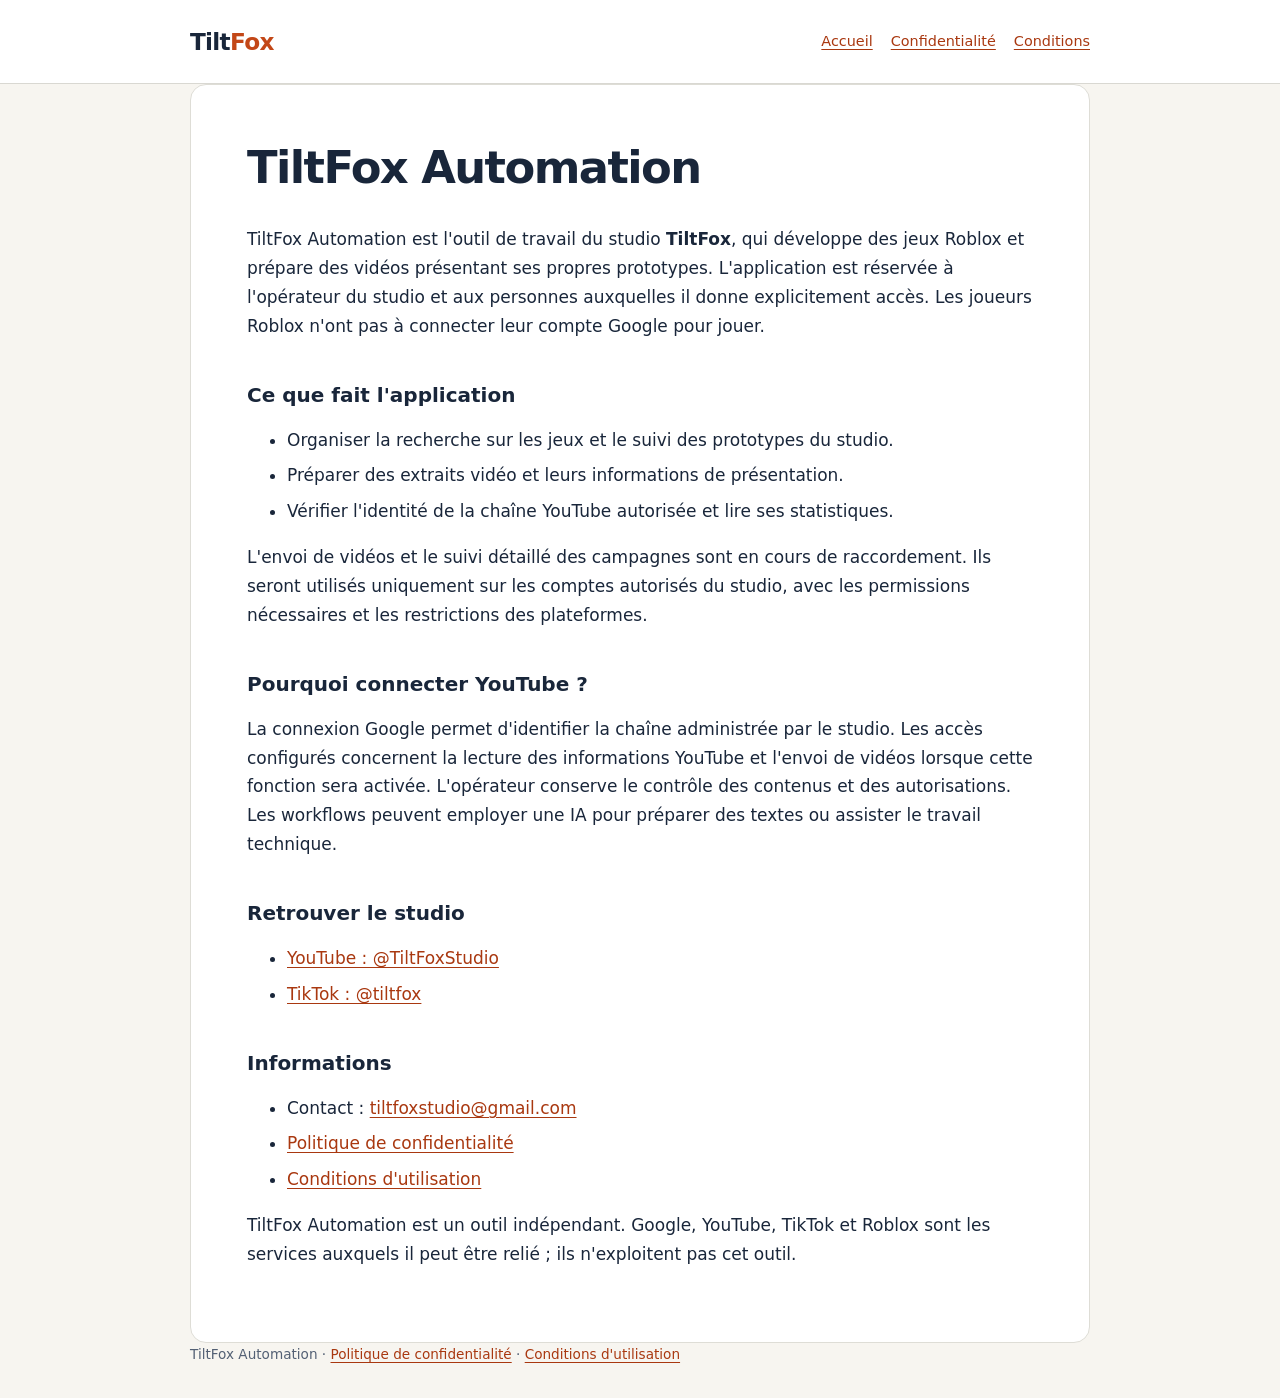
<file: index.html>
<!doctype html>
<html lang="fr"><head><meta charset="utf-8"><meta name="viewport" content="width=device-width, initial-scale=1">
<title>TiltFox Automation</title><meta name="description" content="TiltFox Automation : présentation du studio, connexion YouTube et utilisation des données.">
<meta name="google-site-verification" content="3VuuvU04reuJ2FoBb3vxkiiYwbd6UnPIlSIIpylVZ64" />
<link rel="stylesheet" href="style.css"></head><body>
<header><div class="wrap"><a class="brand" href="index.html">Tilt<span>Fox</span></a><nav aria-label="Navigation principale"><a href="index.html">Accueil</a><a href="privacy.html">Confidentialité</a><a href="terms.html">Conditions</a></nav></div></header>
<main class="wrap">
<h1>TiltFox Automation</h1>
<p>TiltFox Automation est l&#x27;outil de travail du studio <strong>TiltFox</strong>, qui développe des jeux Roblox et prépare des vidéos présentant ses propres prototypes. L&#x27;application est réservée à l&#x27;opérateur du studio et aux personnes auxquelles il donne explicitement accès. Les joueurs Roblox n&#x27;ont pas à connecter leur compte Google pour jouer.</p>
<h2>Ce que fait l&#x27;application</h2>
<ul><li>Organiser la recherche sur les jeux et le suivi des prototypes du studio.</li><li>Préparer des extraits vidéo et leurs informations de présentation.</li><li>Vérifier l&#x27;identité de la chaîne YouTube autorisée et lire ses statistiques.</li></ul>
<p>L&#x27;envoi de vidéos et le suivi détaillé des campagnes sont en cours de raccordement. Ils seront utilisés uniquement sur les comptes autorisés du studio, avec les permissions nécessaires et les restrictions des plateformes.</p>
<h2>Pourquoi connecter YouTube ?</h2>
<p>La connexion Google permet d&#x27;identifier la chaîne administrée par le studio. Les accès configurés concernent la lecture des informations YouTube et l&#x27;envoi de vidéos lorsque cette fonction sera activée. L&#x27;opérateur conserve le contrôle des contenus et des autorisations. Les workflows peuvent employer une IA pour préparer des textes ou assister le travail technique.</p>
<h2>Retrouver le studio</h2>
<ul><li><a href="https://www.youtube.com/@TiltFoxStudio">YouTube : @TiltFoxStudio</a></li><li><a href="https://www.tiktok.com/@tiltfox">TikTok : @tiltfox</a></li></ul>
<h2>Informations</h2>
<ul><li>Contact : <a href="mailto:tiltfoxstudio@gmail.com">tiltfoxstudio@gmail.com</a></li><li><a href="privacy.html">Politique de confidentialité</a></li><li><a href="terms.html">Conditions d&#x27;utilisation</a></li></ul>
<p>TiltFox Automation est un outil indépendant. Google, YouTube, TikTok et Roblox sont les services auxquels il peut être relié ; ils n&#x27;exploitent pas cet outil.</p></main><footer class="wrap">TiltFox Automation · <a href="privacy.html">Politique de confidentialité</a> · <a href="terms.html">Conditions d'utilisation</a></footer>
</body></html>
</file>
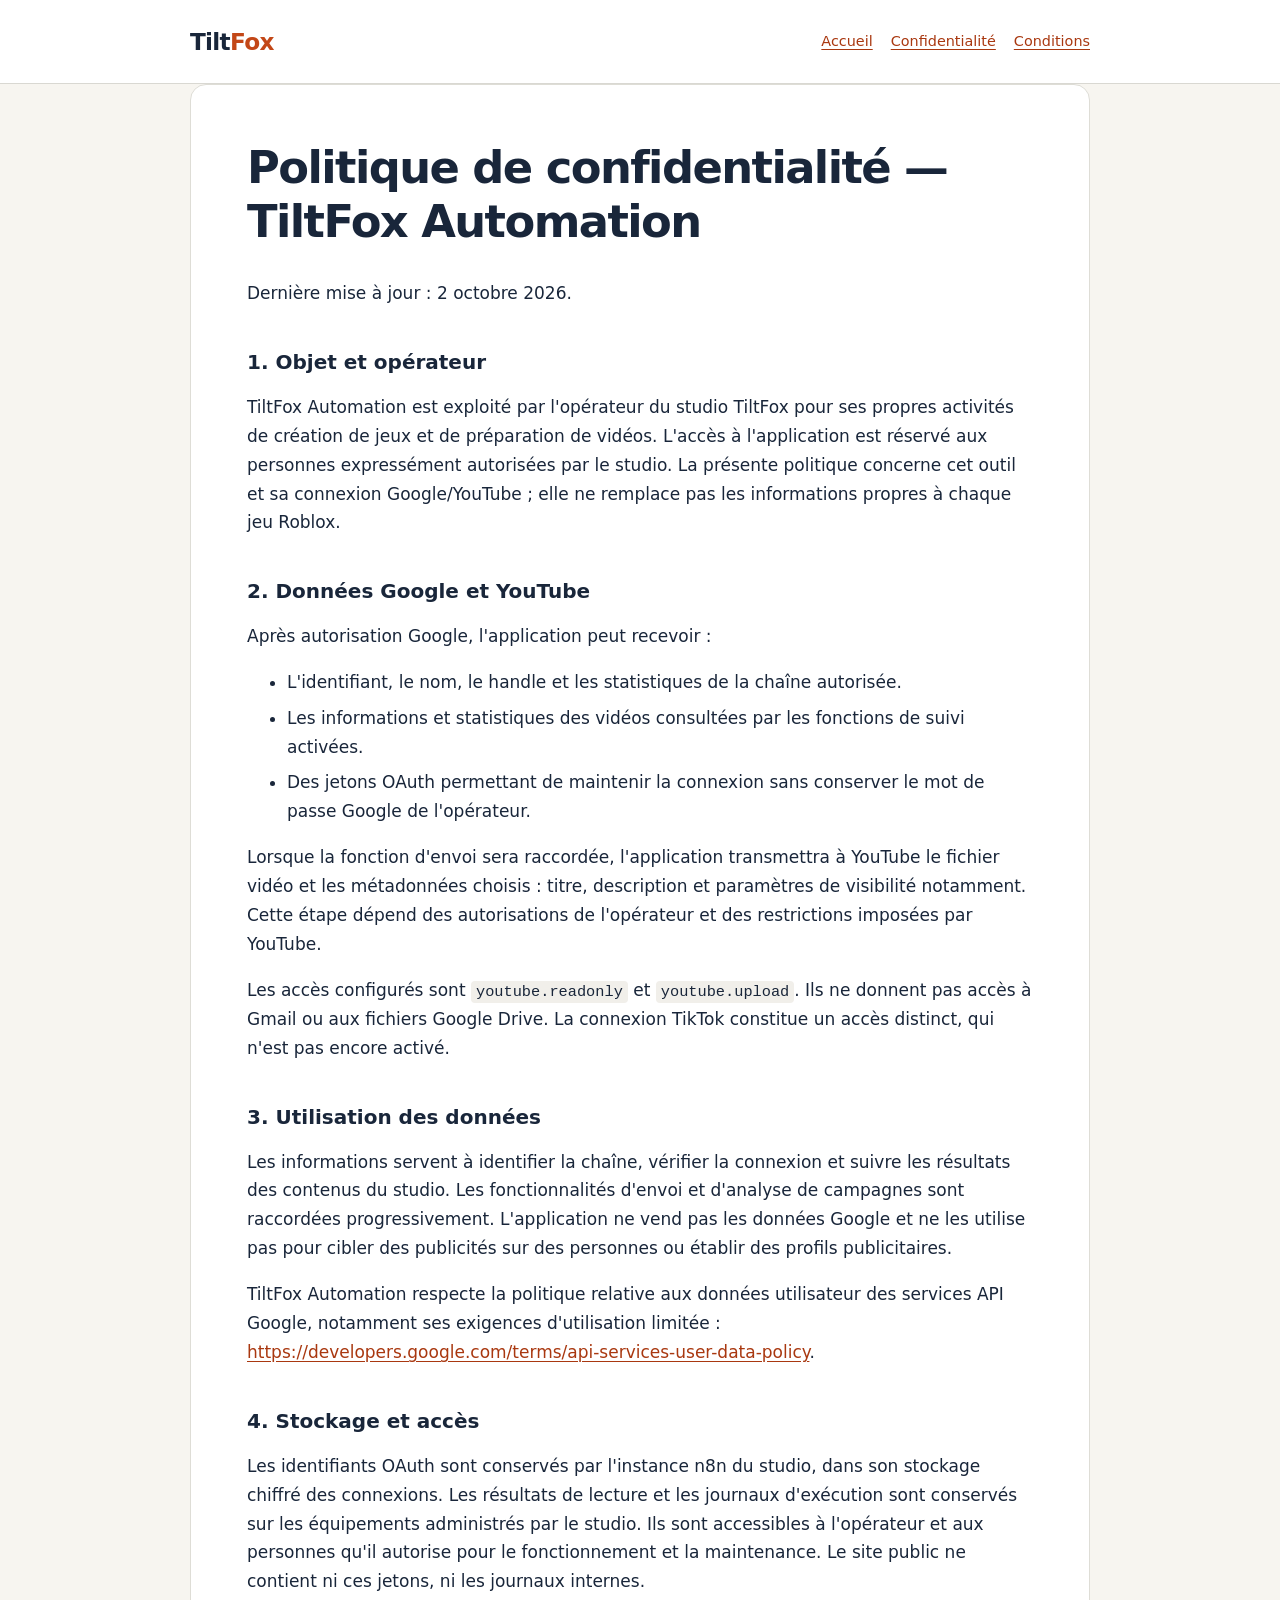
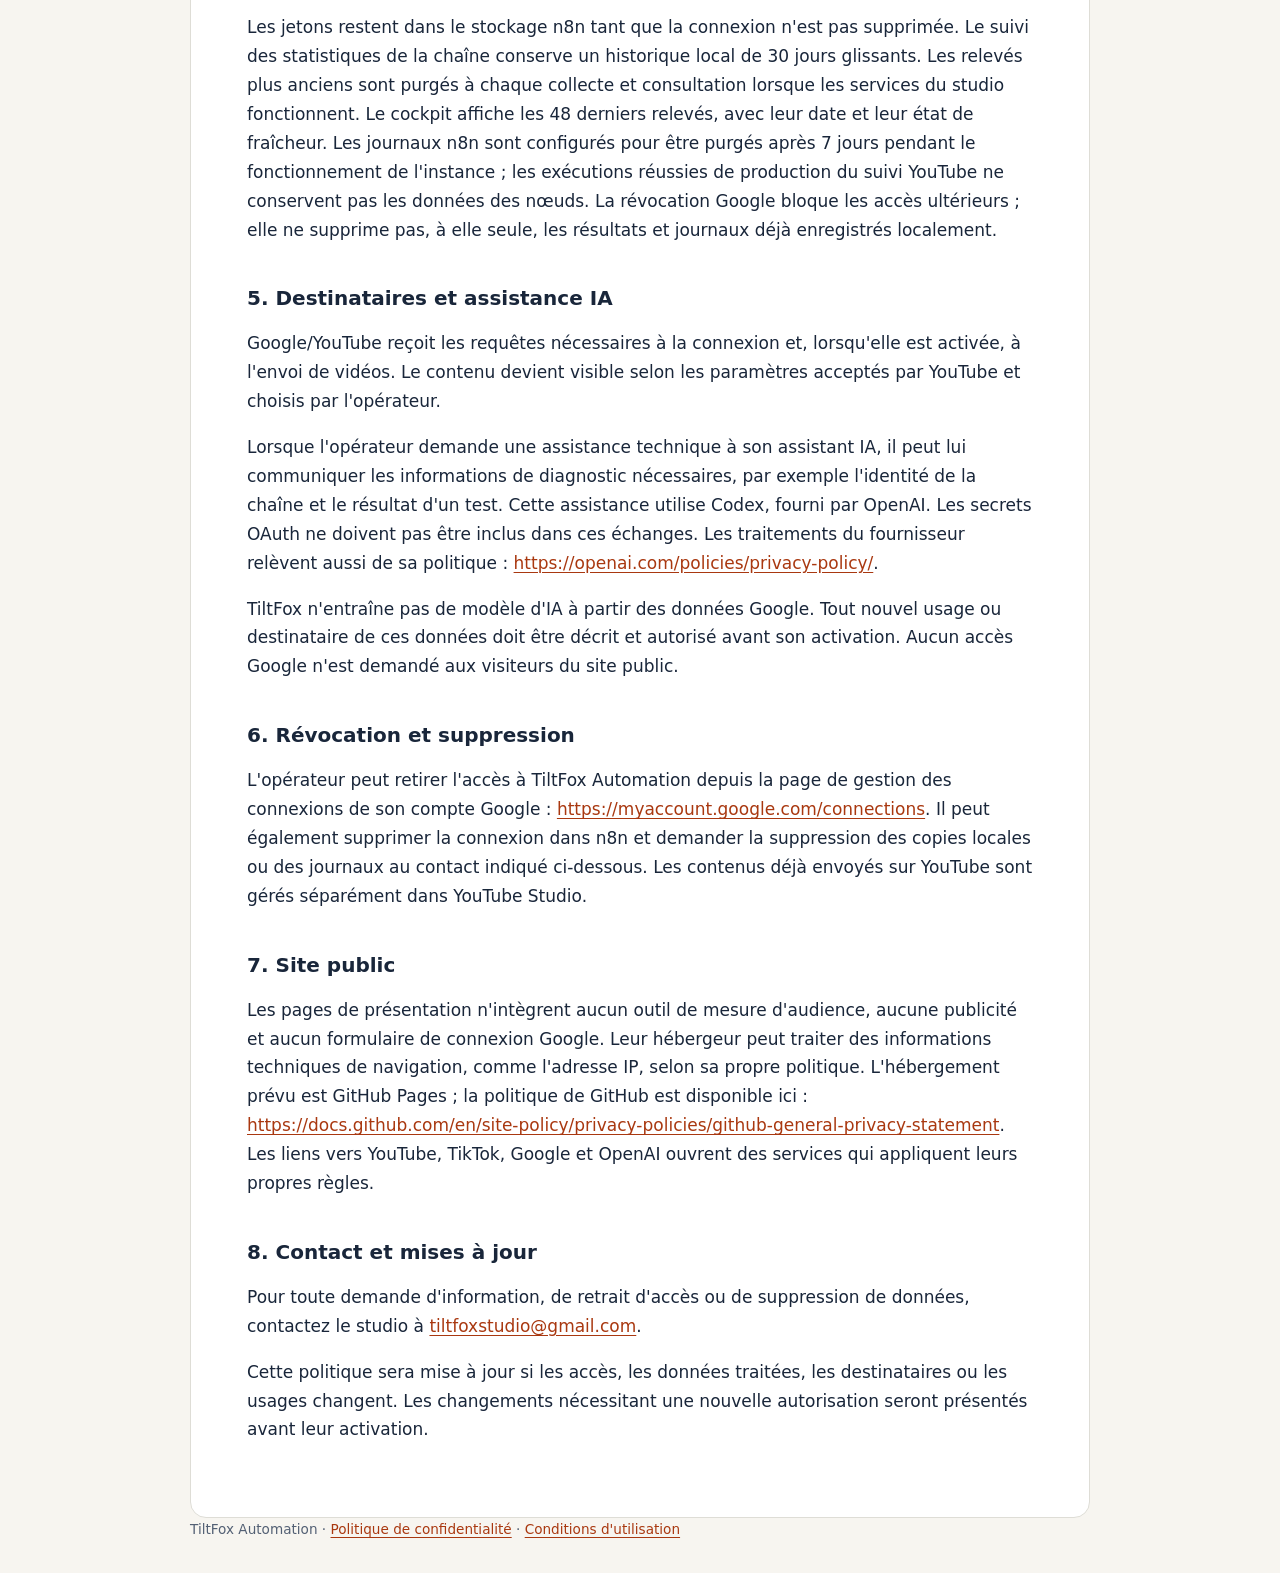
<file: privacy.html>
<!doctype html>
<html lang="fr"><head><meta charset="utf-8"><meta name="viewport" content="width=device-width, initial-scale=1">
<title>Politique de confidentialité — TiltFox Automation</title><meta name="description" content="TiltFox Automation : présentation du studio, connexion YouTube et utilisation des données.">
<link rel="stylesheet" href="style.css"></head><body>
<header><div class="wrap"><a class="brand" href="index.html">Tilt<span>Fox</span></a><nav aria-label="Navigation principale"><a href="index.html">Accueil</a><a href="privacy.html">Confidentialité</a><a href="terms.html">Conditions</a></nav></div></header>
<main class="wrap">
<h1>Politique de confidentialité — TiltFox Automation</h1>
<p>Dernière mise à jour : 2 octobre 2026.</p>
<h2>1. Objet et opérateur</h2>
<p>TiltFox Automation est exploité par l&#x27;opérateur du studio TiltFox pour ses propres activités de création de jeux et de préparation de vidéos. L&#x27;accès à l&#x27;application est réservé aux personnes expressément autorisées par le studio. La présente politique concerne cet outil et sa connexion Google/YouTube ; elle ne remplace pas les informations propres à chaque jeu Roblox.</p>
<h2>2. Données Google et YouTube</h2>
<p>Après autorisation Google, l&#x27;application peut recevoir :</p>
<ul><li>L&#x27;identifiant, le nom, le handle et les statistiques de la chaîne autorisée.</li><li>Les informations et statistiques des vidéos consultées par les fonctions de suivi activées.</li><li>Des jetons OAuth permettant de maintenir la connexion sans conserver le mot de passe Google de l&#x27;opérateur.</li></ul>
<p>Lorsque la fonction d&#x27;envoi sera raccordée, l&#x27;application transmettra à YouTube le fichier vidéo et les métadonnées choisis : titre, description et paramètres de visibilité notamment. Cette étape dépend des autorisations de l&#x27;opérateur et des restrictions imposées par YouTube.</p>
<p>Les accès configurés sont <code>youtube.readonly</code> et <code>youtube.upload</code>. Ils ne donnent pas accès à Gmail ou aux fichiers Google Drive. La connexion TikTok constitue un accès distinct, qui n&#x27;est pas encore activé.</p>
<h2>3. Utilisation des données</h2>
<p>Les informations servent à identifier la chaîne, vérifier la connexion et suivre les résultats des contenus du studio. Les fonctionnalités d&#x27;envoi et d&#x27;analyse de campagnes sont raccordées progressivement. L&#x27;application ne vend pas les données Google et ne les utilise pas pour cibler des publicités sur des personnes ou établir des profils publicitaires.</p>
<p>TiltFox Automation respecte la politique relative aux données utilisateur des services API Google, notamment ses exigences d&#x27;utilisation limitée : <a href="https://developers.google.com/terms/api-services-user-data-policy">https://developers.google.com/terms/api-services-user-data-policy</a>.</p>
<h2>4. Stockage et accès</h2>
<p>Les identifiants OAuth sont conservés par l&#x27;instance n8n du studio, dans son stockage chiffré des connexions. Les résultats de lecture et les journaux d&#x27;exécution sont conservés sur les équipements administrés par le studio. Ils sont accessibles à l&#x27;opérateur et aux personnes qu&#x27;il autorise pour le fonctionnement et la maintenance. Le site public ne contient ni ces jetons, ni les journaux internes.</p>
<p>Les jetons restent dans le stockage n8n tant que la connexion n&#x27;est pas supprimée. Le suivi des statistiques de la chaîne conserve un historique local de 30 jours glissants. Les relevés plus anciens sont purgés à chaque collecte et consultation lorsque les services du studio fonctionnent. Le cockpit affiche les 48 derniers relevés, avec leur date et leur état de fraîcheur. Les journaux n8n sont configurés pour être purgés après 7 jours pendant le fonctionnement de l&#x27;instance ; les exécutions réussies de production du suivi YouTube ne conservent pas les données des nœuds. La révocation Google bloque les accès ultérieurs ; elle ne supprime pas, à elle seule, les résultats et journaux déjà enregistrés localement.</p>
<h2>5. Destinataires et assistance IA</h2>
<p>Google/YouTube reçoit les requêtes nécessaires à la connexion et, lorsqu&#x27;elle est activée, à l&#x27;envoi de vidéos. Le contenu devient visible selon les paramètres acceptés par YouTube et choisis par l&#x27;opérateur.</p>
<p>Lorsque l&#x27;opérateur demande une assistance technique à son assistant IA, il peut lui communiquer les informations de diagnostic nécessaires, par exemple l&#x27;identité de la chaîne et le résultat d&#x27;un test. Cette assistance utilise Codex, fourni par OpenAI. Les secrets OAuth ne doivent pas être inclus dans ces échanges. Les traitements du fournisseur relèvent aussi de sa politique : <a href="https://openai.com/policies/privacy-policy/">https://openai.com/policies/privacy-policy/</a>.</p>
<p>TiltFox n&#x27;entraîne pas de modèle d&#x27;IA à partir des données Google. Tout nouvel usage ou destinataire de ces données doit être décrit et autorisé avant son activation. Aucun accès Google n&#x27;est demandé aux visiteurs du site public.</p>
<h2>6. Révocation et suppression</h2>
<p>L&#x27;opérateur peut retirer l&#x27;accès à TiltFox Automation depuis la page de gestion des connexions de son compte Google : <a href="https://myaccount.google.com/connections">https://myaccount.google.com/connections</a>. Il peut également supprimer la connexion dans n8n et demander la suppression des copies locales ou des journaux au contact indiqué ci-dessous. Les contenus déjà envoyés sur YouTube sont gérés séparément dans YouTube Studio.</p>
<h2>7. Site public</h2>
<p>Les pages de présentation n&#x27;intègrent aucun outil de mesure d&#x27;audience, aucune publicité et aucun formulaire de connexion Google. Leur hébergeur peut traiter des informations techniques de navigation, comme l&#x27;adresse IP, selon sa propre politique. L&#x27;hébergement prévu est GitHub Pages ; la politique de GitHub est disponible ici : <a href="https://docs.github.com/en/site-policy/privacy-policies/github-general-privacy-statement">https://docs.github.com/en/site-policy/privacy-policies/github-general-privacy-statement</a>. Les liens vers YouTube, TikTok, Google et OpenAI ouvrent des services qui appliquent leurs propres règles.</p>
<h2>8. Contact et mises à jour</h2>
<p>Pour toute demande d&#x27;information, de retrait d&#x27;accès ou de suppression de données, contactez le studio à <a href="mailto:tiltfoxstudio@gmail.com">tiltfoxstudio@gmail.com</a>.</p>
<p>Cette politique sera mise à jour si les accès, les données traitées, les destinataires ou les usages changent. Les changements nécessitant une nouvelle autorisation seront présentés avant leur activation.</p></main><footer class="wrap">TiltFox Automation · <a href="privacy.html">Politique de confidentialité</a> · <a href="terms.html">Conditions d'utilisation</a></footer>
</body></html>
</file>
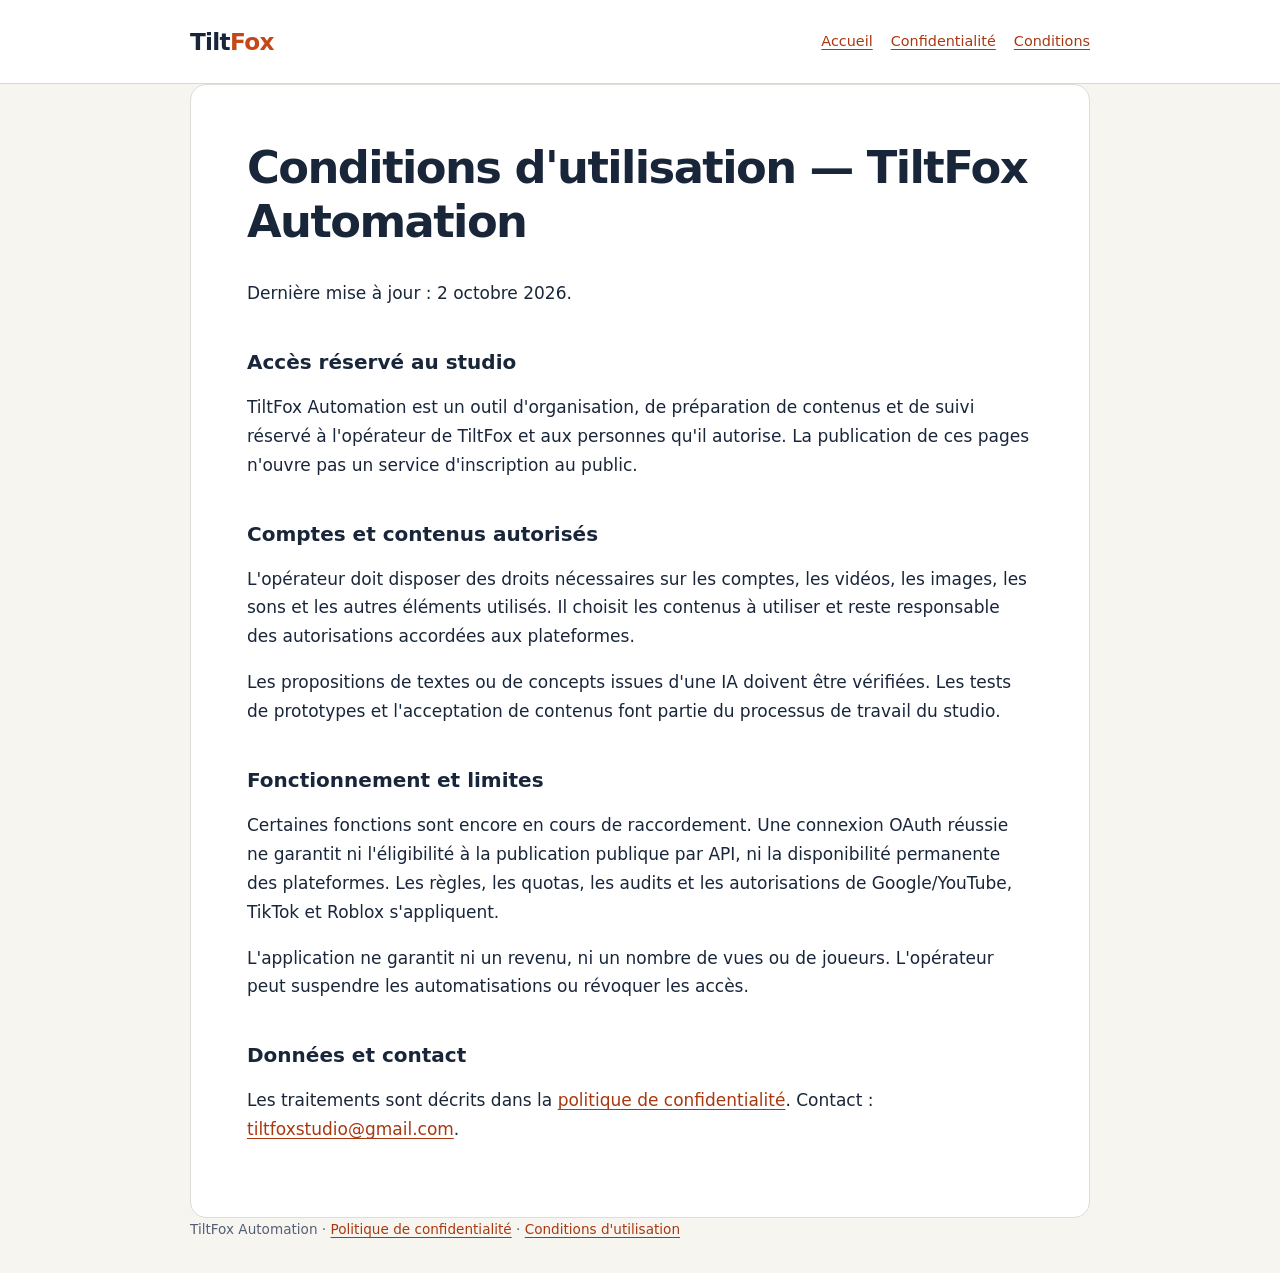
<file: terms.html>
<!doctype html>
<html lang="fr"><head><meta charset="utf-8"><meta name="viewport" content="width=device-width, initial-scale=1">
<title>Conditions d&#x27;utilisation — TiltFox Automation</title><meta name="description" content="TiltFox Automation : présentation du studio, connexion YouTube et utilisation des données.">
<link rel="stylesheet" href="style.css"></head><body>
<header><div class="wrap"><a class="brand" href="index.html">Tilt<span>Fox</span></a><nav aria-label="Navigation principale"><a href="index.html">Accueil</a><a href="privacy.html">Confidentialité</a><a href="terms.html">Conditions</a></nav></div></header>
<main class="wrap">
<h1>Conditions d&#x27;utilisation — TiltFox Automation</h1>
<p>Dernière mise à jour : 2 octobre 2026.</p>
<h2>Accès réservé au studio</h2>
<p>TiltFox Automation est un outil d&#x27;organisation, de préparation de contenus et de suivi réservé à l&#x27;opérateur de TiltFox et aux personnes qu&#x27;il autorise. La publication de ces pages n&#x27;ouvre pas un service d&#x27;inscription au public.</p>
<h2>Comptes et contenus autorisés</h2>
<p>L&#x27;opérateur doit disposer des droits nécessaires sur les comptes, les vidéos, les images, les sons et les autres éléments utilisés. Il choisit les contenus à utiliser et reste responsable des autorisations accordées aux plateformes.</p>
<p>Les propositions de textes ou de concepts issues d&#x27;une IA doivent être vérifiées. Les tests de prototypes et l&#x27;acceptation de contenus font partie du processus de travail du studio.</p>
<h2>Fonctionnement et limites</h2>
<p>Certaines fonctions sont encore en cours de raccordement. Une connexion OAuth réussie ne garantit ni l&#x27;éligibilité à la publication publique par API, ni la disponibilité permanente des plateformes. Les règles, les quotas, les audits et les autorisations de Google/YouTube, TikTok et Roblox s&#x27;appliquent.</p>
<p>L&#x27;application ne garantit ni un revenu, ni un nombre de vues ou de joueurs. L&#x27;opérateur peut suspendre les automatisations ou révoquer les accès.</p>
<h2>Données et contact</h2>
<p>Les traitements sont décrits dans la <a href="privacy.html">politique de confidentialité</a>. Contact : <a href="mailto:tiltfoxstudio@gmail.com">tiltfoxstudio@gmail.com</a>.</p></main><footer class="wrap">TiltFox Automation · <a href="privacy.html">Politique de confidentialité</a> · <a href="terms.html">Conditions d'utilisation</a></footer>
</body></html>
</file>
<file: style.css>
:root { color-scheme: light; --ink: #19263a; --accent: #c34717; }
* { box-sizing: border-box; }
body { margin: 0; color: var(--ink); background: #f7f5f0; font: 17px/1.7 system-ui, sans-serif; }
a { color: #a93810; text-underline-offset: .2em; overflow-wrap: anywhere; }
a:hover { color: #692307; }
a:focus-visible { outline: 3px solid var(--accent); outline-offset: 4px; }
.wrap { width: min(900px, calc(100% - 40px)); margin: auto; }
header { border-bottom: 1px solid #d9d8d2; background: white; }
header .wrap { display: flex; align-items: center; justify-content: space-between; gap: 20px; padding-block: 22px; flex-wrap: wrap; }
.brand { color: var(--ink); font-weight: 800; letter-spacing: -.03em; text-decoration: none; font-size: 1.45rem; }
.brand span { color: var(--accent); }
nav { display: flex; flex-wrap: wrap; gap: 18px; font-size: .9rem; }
main { margin-block: 40px; padding: clamp(24px, 5vw, 56px); background: white; border: 1px solid #deddd6; border-radius: 16px; }
h1 { font-size: clamp(1.8rem, 5vw, 2.8rem); line-height: 1.2; letter-spacing: -.035em; margin-top: 0; }
h2 { margin-top: 2em; font-size: 1.25rem; line-height: 1.4; }
p, ul { margin-block: 1em; }
li { margin-block: .4em; }
code { font-size: .9em; background: #f1efea; padding: 2px 5px; border-radius: 4px; }
.draft { border: 1px solid #edc47e; background: #fff5df; border-radius: 8px; padding: 14px 18px; margin-bottom: 30px; font-size: .9rem; }
footer { padding-bottom: 32px; color: #536074; font-size: .85rem; }
@media (max-width: 500px) { .wrap { width: calc(100% - 24px); } main { margin-block: 20px; } }
</file>
